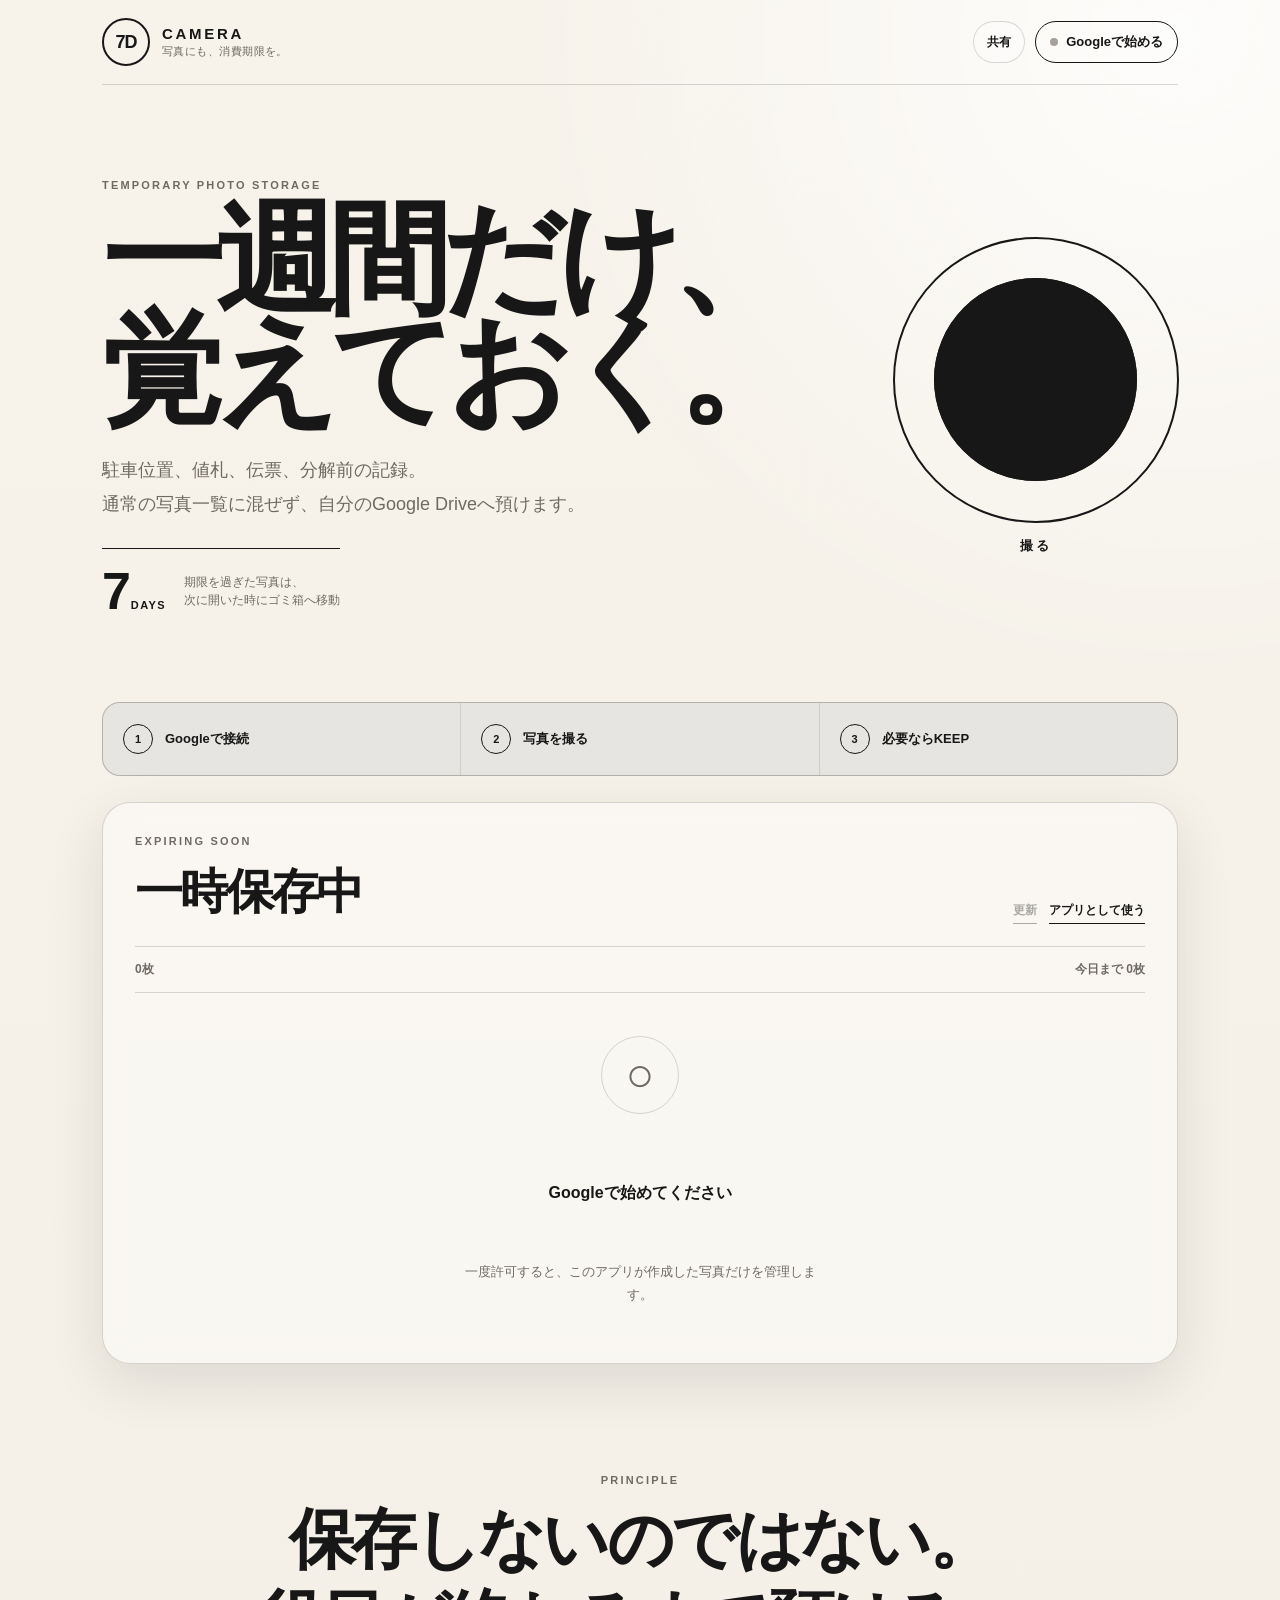
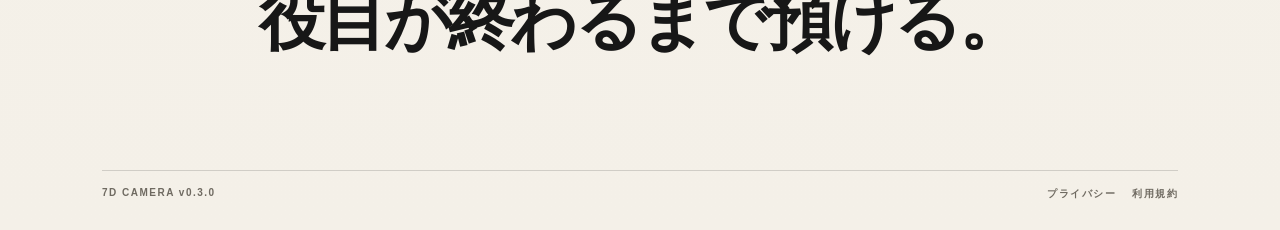
<file: index.html>
<!doctype html>
<html lang="ja">
<head>
  <meta charset="utf-8">
  <meta name="viewport" content="width=device-width, initial-scale=1, viewport-fit=cover">
  <meta name="theme-color" content="#f4f0e8">
  <meta name="description" content="一週間だけ残ればよい写真を、自分のGoogle Driveへ預ける一時保存カメラ。">
  <title>7D CAMERA</title>
  <link rel="manifest" href="manifest.webmanifest">
  <link rel="icon" href="icons/icon-192.png">
  <link rel="apple-touch-icon" href="icons/icon-192.png">
  <link rel="stylesheet" href="styles.css">
</head>
<body>
  <div class="app-shell">
    <header class="topbar">
      <a class="brand" href="./" aria-label="7D CAMERA ホーム">
        <span class="brand-mark" aria-hidden="true">7D</span>
        <span class="brand-copy">
          <strong>CAMERA</strong>
          <small>写真にも、消費期限を。</small>
        </span>
      </a>
      <div class="topbar-actions">
        <button id="shareButton" class="icon-text-button" type="button" aria-label="7D CAMERAを共有">共有</button>
        <button id="connectButton" class="connect-button" type="button">
          <span class="status-dot" aria-hidden="true"></span>
          <span id="connectLabel">Googleで始める</span>
        </button>
      </div>
    </header>

    <main>
      <section class="hero" aria-labelledby="heroTitle">
        <div class="hero-copy">
          <p class="eyebrow">TEMPORARY PHOTO STORAGE</p>
          <h1 id="heroTitle">
            <span class="headline-line">一週間だけ、</span>
            <span class="headline-line">覚えておく。</span>
          </h1>
          <p class="hero-description">
            駐車位置、値札、伝票、分解前の記録。<br>
            通常の写真一覧に混ぜず、自分のGoogle Driveへ預けます。
          </p>
        </div>

        <button id="cameraButton" class="camera-button" type="button" aria-label="写真を撮る">
          <span class="camera-ring" aria-hidden="true">
            <span class="camera-lens"></span>
          </span>
          <span class="camera-label">撮る</span>
        </button>
        <input id="cameraInput" class="visually-hidden" type="file" accept="image/*" capture="environment">

        <div class="expiry-strip" aria-label="保存ルール">
          <div>
            <span class="expiry-number">7</span>
            <span class="expiry-unit">DAYS</span>
          </div>
          <p>期限を過ぎた写真は、<br>次に開いた時にゴミ箱へ移動</p>
        </div>
      </section>

      <section class="how-it-works" aria-label="使い方">
        <div><span>1</span><p>Googleで接続</p></div>
        <div><span>2</span><p>写真を撮る</p></div>
        <div><span>3</span><p>必要ならKEEP</p></div>
      </section>

      <section class="library" aria-labelledby="libraryTitle">
        <div class="section-heading">
          <div>
            <p class="eyebrow">EXPIRING SOON</p>
            <h2 id="libraryTitle">一時保存中</h2>
          </div>
          <div class="section-actions">
            <button id="refreshButton" class="text-button" type="button" disabled>更新</button>
            <button id="installButton" class="text-button" type="button">アプリとして使う</button>
          </div>
        </div>

        <div id="summaryBar" class="summary-bar" hidden>
          <span id="photoCount">0枚</span>
          <span id="urgentCount">今日まで 0枚</span>
        </div>

        <div id="emptyState" class="empty-state">
          <div class="empty-symbol" aria-hidden="true">○</div>
          <p id="emptyTitle">Googleで始めてください</p>
          <small id="emptyText">写真は、このアプリが作る専用フォルダだけで管理します。</small>
        </div>

        <div id="photoGrid" class="photo-grid" aria-live="polite"></div>
      </section>

      <section class="principle">
        <p class="eyebrow">PRINCIPLE</p>
        <blockquote>保存しないのではない。<br>役目が終わるまで預ける。</blockquote>
      </section>
    </main>

    <footer>
      <span>7D CAMERA <b>v0.3.0</b></span>
      <nav aria-label="法的情報">
        <a href="privacy.html">プライバシー</a>
        <a href="terms.html">利用規約</a>
      </nav>
    </footer>
  </div>

  <dialog id="captureDialog" class="capture-dialog">
    <form method="dialog" class="dialog-card">
      <div class="dialog-image-wrap">
        <img id="capturePreview" alt="撮影した写真の確認">
        <span class="preview-badge">あと7日</span>
      </div>
      <div class="dialog-copy">
        <p class="eyebrow">CONFIRM</p>
        <h2>この写真を預けますか？</h2>
        <p>あなたのGoogle Driveの「7D CAMERA」へ保存します。期限後は、次回起動時にゴミ箱へ移します。</p>
      </div>
      <div class="dialog-actions">
        <button id="retakeButton" class="secondary-button" value="cancel" type="submit">撮り直す</button>
        <button id="saveButton" class="primary-button" value="default" type="button">Driveへ保存</button>
      </div>
    </form>
  </dialog>

  <dialog id="confirmDialog" class="confirm-dialog">
    <form method="dialog" class="dialog-card compact">
      <div class="dialog-copy">
        <p class="eyebrow">CONFIRM</p>
        <h2 id="confirmTitle">写真を削除しますか？</h2>
        <p id="confirmText">Google Driveのゴミ箱へ移します。</p>
      </div>
      <div class="dialog-actions">
        <button class="secondary-button" value="cancel" type="submit">やめる</button>
        <button id="confirmActionButton" class="danger-button" value="default" type="button">ゴミ箱へ</button>
      </div>
    </form>
  </dialog>

  <dialog id="installDialog" class="confirm-dialog">
    <form method="dialog" class="dialog-card compact">
      <div class="dialog-copy">
        <p class="eyebrow">INSTALL</p>
        <h2 id="installTitle">ホーム画面に追加</h2>
        <p id="installText">ブラウザのメニューからホーム画面へ追加できます。</p>
      </div>
      <div class="dialog-actions single-action">
        <button class="primary-button" value="close" type="submit">わかりました</button>
      </div>
    </form>
  </dialog>

  <div id="loadingOverlay" class="loading-overlay" hidden>
    <div class="loader" aria-hidden="true"></div>
    <p id="loadingText">処理しています</p>
  </div>

  <div id="toast" class="toast" role="status" aria-live="polite"></div>

  <template id="photoCardTemplate">
    <article class="photo-card">
      <div class="photo-frame">
        <div class="photo-placeholder" aria-hidden="true"></div>
        <img class="photo-image" alt="一時保存中の写真" loading="lazy">
        <span class="days-badge"></span>
      </div>
      <div class="photo-meta">
        <time class="photo-date"></time>
        <div class="photo-actions">
          <button class="keep-button" type="button">KEEP</button>
          <button class="trash-button" type="button" aria-label="ゴミ箱へ移す">削除</button>
        </div>
      </div>
    </article>
  </template>

  <script src="config.js"></script>
  <script src="https://accounts.google.com/gsi/client" defer></script>
  <script src="auth-persistence.js" defer></script>
  <script src="app.js" defer></script>
</body>
</html>
</file>
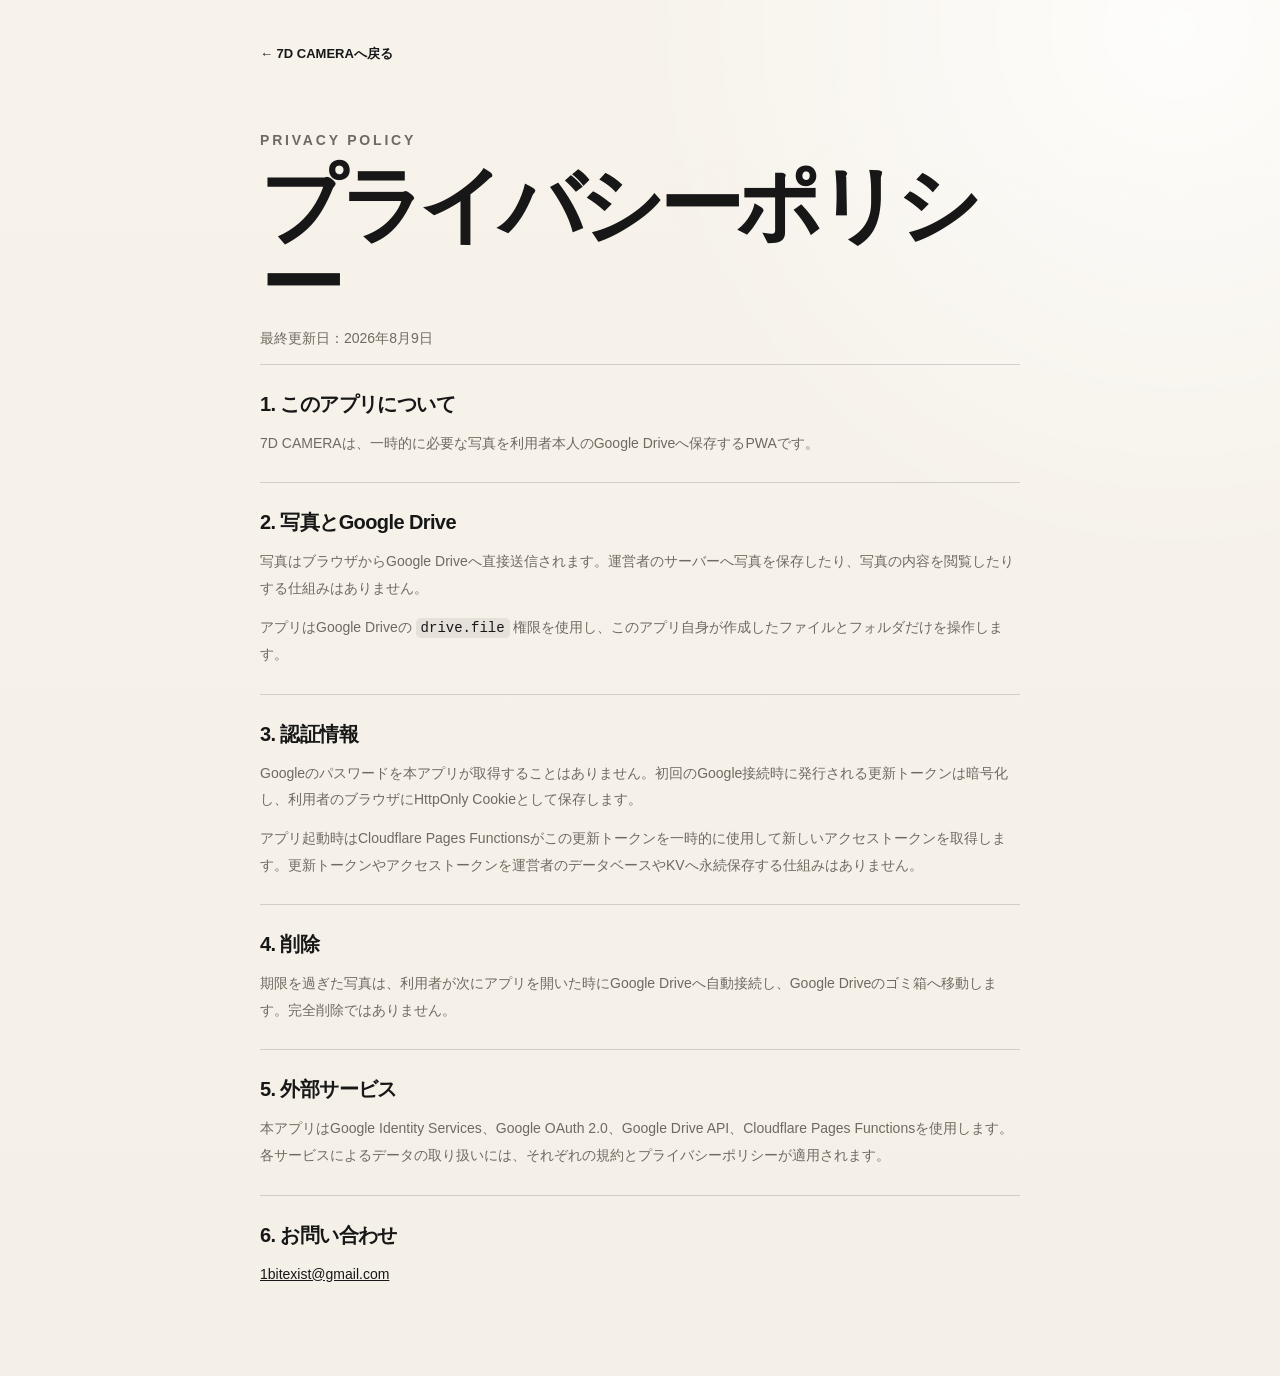
<file: privacy.html>
<!doctype html>
<html lang="ja">
<head>
  <meta charset="utf-8">
  <meta name="viewport" content="width=device-width, initial-scale=1">
  <meta name="theme-color" content="#f4f0e8">
  <title>プライバシーポリシー — 7D CAMERA</title>
  <link rel="stylesheet" href="styles.css">
</head>
<body class="legal-page">
  <main class="legal-shell">
    <a class="legal-back" href="./">← 7D CAMERAへ戻る</a>
    <p class="eyebrow">PRIVACY POLICY</p>
    <h1>プライバシーポリシー</h1>
    <p class="legal-updated">最終更新日：2026年8月9日</p>

    <section>
      <h2>1. このアプリについて</h2>
      <p>7D CAMERAは、一時的に必要な写真を利用者本人のGoogle Driveへ保存するPWAです。</p>
    </section>
    <section>
      <h2>2. 写真とGoogle Drive</h2>
      <p>写真はブラウザからGoogle Driveへ直接送信されます。運営者のサーバーへ写真を保存したり、写真の内容を閲覧したりする仕組みはありません。</p>
      <p>アプリはGoogle Driveの <code>drive.file</code> 権限を使用し、このアプリ自身が作成したファイルとフォルダだけを操作します。</p>
    </section>
    <section>
      <h2>3. 認証情報</h2>
      <p>Googleのパスワードを本アプリが取得することはありません。初回のGoogle接続時に発行される更新トークンは暗号化し、利用者のブラウザにHttpOnly Cookieとして保存します。</p>
      <p>アプリ起動時はCloudflare Pages Functionsがこの更新トークンを一時的に使用して新しいアクセストークンを取得します。更新トークンやアクセストークンを運営者のデータベースやKVへ永続保存する仕組みはありません。</p>
    </section>
    <section>
      <h2>4. 削除</h2>
      <p>期限を過ぎた写真は、利用者が次にアプリを開いた時にGoogle Driveへ自動接続し、Google Driveのゴミ箱へ移動します。完全削除ではありません。</p>
    </section>
    <section>
      <h2>5. 外部サービス</h2>
      <p>本アプリはGoogle Identity Services、Google OAuth 2.0、Google Drive API、Cloudflare Pages Functionsを使用します。各サービスによるデータの取り扱いには、それぞれの規約とプライバシーポリシーが適用されます。</p>
    </section>
    <section>
      <h2>6. お問い合わせ</h2>
      <p><a href="mailto:1bitexist@gmail.com">1bitexist@gmail.com</a></p>
    </section>
  </main>
</body>
</html>
</file>
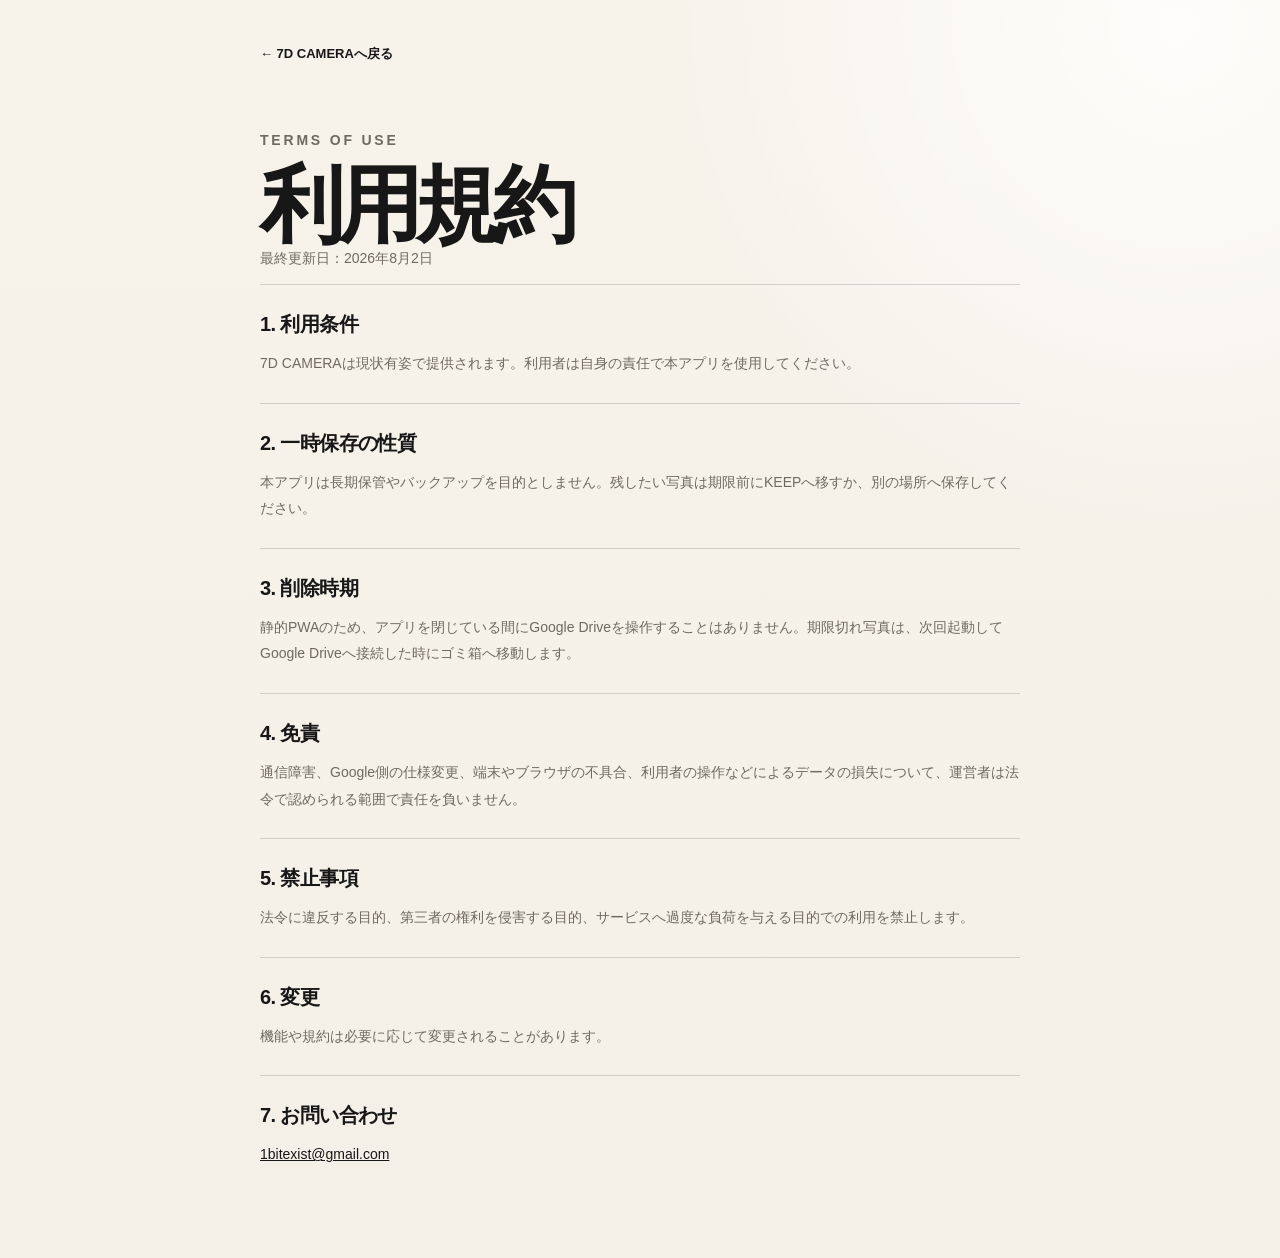
<file: terms.html>
<!doctype html>
<html lang="ja">
<head>
  <meta charset="utf-8">
  <meta name="viewport" content="width=device-width, initial-scale=1">
  <meta name="theme-color" content="#f4f0e8">
  <title>利用規約 — 7D CAMERA</title>
  <link rel="stylesheet" href="styles.css">
</head>
<body class="legal-page">
  <main class="legal-shell">
    <a class="legal-back" href="./">← 7D CAMERAへ戻る</a>
    <p class="eyebrow">TERMS OF USE</p>
    <h1>利用規約</h1>
    <p class="legal-updated">最終更新日：2026年8月2日</p>

    <section>
      <h2>1. 利用条件</h2>
      <p>7D CAMERAは現状有姿で提供されます。利用者は自身の責任で本アプリを使用してください。</p>
    </section>
    <section>
      <h2>2. 一時保存の性質</h2>
      <p>本アプリは長期保管やバックアップを目的としません。残したい写真は期限前にKEEPへ移すか、別の場所へ保存してください。</p>
    </section>
    <section>
      <h2>3. 削除時期</h2>
      <p>静的PWAのため、アプリを閉じている間にGoogle Driveを操作することはありません。期限切れ写真は、次回起動してGoogle Driveへ接続した時にゴミ箱へ移動します。</p>
    </section>
    <section>
      <h2>4. 免責</h2>
      <p>通信障害、Google側の仕様変更、端末やブラウザの不具合、利用者の操作などによるデータの損失について、運営者は法令で認められる範囲で責任を負いません。</p>
    </section>
    <section>
      <h2>5. 禁止事項</h2>
      <p>法令に違反する目的、第三者の権利を侵害する目的、サービスへ過度な負荷を与える目的での利用を禁止します。</p>
    </section>
    <section>
      <h2>6. 変更</h2>
      <p>機能や規約は必要に応じて変更されることがあります。</p>
    </section>
    <section>
      <h2>7. お問い合わせ</h2>
      <p><a href="mailto:1bitexist@gmail.com">1bitexist@gmail.com</a></p>
    </section>
  </main>
</body>
</html>
</file>
<file: styles.css>
:root {
  color-scheme: light;
  --paper: #f4f0e8;
  --ink: #171717;
  --muted: #6f6a61;
  --line: rgba(23, 23, 23, 0.16);
  --panel: rgba(255, 255, 255, 0.42);
  --white: #fffef9;
  --danger: #9b2c24;
  --shadow: 0 18px 55px rgba(27, 24, 20, 0.11);
  --radius-lg: 28px;
  --radius-md: 18px;
  --safe-top: env(safe-area-inset-top, 0px);
  --safe-bottom: env(safe-area-inset-bottom, 0px);
  font-family: Inter, "Helvetica Neue", Arial, "Hiragino Kaku Gothic ProN", "Yu Gothic", sans-serif;
}

* { box-sizing: border-box; }

html { background: var(--paper); }

body {
  margin: 0;
  min-width: 320px;
  background:
    radial-gradient(circle at 92% 2%, rgba(255,255,255,.82), transparent 30%),
    linear-gradient(180deg, #f7f3eb 0%, var(--paper) 100%);
  color: var(--ink);
  min-height: 100vh;
}

button, input { font: inherit; }
button { color: inherit; }
button:focus-visible, a:focus-visible { outline: 3px solid var(--ink); outline-offset: 4px; }

.app-shell {
  width: min(100%, 1120px);
  margin: 0 auto;
  padding: calc(18px + var(--safe-top)) 22px calc(28px + var(--safe-bottom));
}

.topbar {
  display: flex;
  align-items: center;
  justify-content: space-between;
  gap: 18px;
  padding-bottom: 18px;
  border-bottom: 1px solid var(--line);
}

.brand {
  display: inline-flex;
  align-items: center;
  gap: 12px;
  color: inherit;
  text-decoration: none;
}

.brand-mark {
  display: grid;
  place-items: center;
  width: 48px;
  height: 48px;
  border: 2px solid var(--ink);
  border-radius: 50%;
  font-size: 18px;
  font-weight: 800;
  letter-spacing: -0.06em;
}

.brand-copy { display: grid; gap: 2px; }
.brand-copy strong { font-size: 15px; letter-spacing: .18em; }
.brand-copy small { color: var(--muted); font-size: 11px; letter-spacing: .04em; }

.connect-button {
  display: inline-flex;
  align-items: center;
  gap: 8px;
  min-height: 42px;
  padding: 0 14px;
  border: 1px solid var(--ink);
  border-radius: 999px;
  background: transparent;
  font-size: 13px;
  font-weight: 700;
  cursor: pointer;
}

.status-dot {
  width: 8px;
  height: 8px;
  border-radius: 50%;
  background: #a7a199;
}
.connect-button.connected .status-dot { background: #1f7a4f; }
.connect-button:disabled { opacity: .55; cursor: wait; }

.hero {
  display: grid;
  grid-template-columns: minmax(0, 1.45fr) minmax(220px, .55fr);
  grid-template-areas:
    "copy camera"
    "expiry camera";
  gap: 26px 42px;
  padding: clamp(48px, 8vw, 94px) 0 clamp(54px, 8vw, 90px);
}

.hero-copy { grid-area: copy; align-self: end; }
.eyebrow {
  margin: 0 0 13px;
  color: var(--muted);
  font-size: 11px;
  font-weight: 800;
  letter-spacing: .2em;
}

h1 {
  margin: 0;
  max-width: 760px;
  font-size: clamp(54px, 9.5vw, 126px);
  line-height: .91;
  letter-spacing: -.075em;
  font-weight: 780;
}

.headline-line {
  display: block;
  white-space: nowrap;
}

.hero-description {
  margin: 28px 0 0;
  color: var(--muted);
  font-size: clamp(14px, 1.8vw, 18px);
  line-height: 1.9;
}

.camera-button {
  grid-area: camera;
  align-self: center;
  justify-self: center;
  display: grid;
  justify-items: center;
  gap: 14px;
  border: 0;
  background: transparent;
  cursor: pointer;
}

.camera-ring {
  display: grid;
  place-items: center;
  width: clamp(184px, 26vw, 286px);
  aspect-ratio: 1;
  border: 2px solid var(--ink);
  border-radius: 50%;
  transition: transform .2s ease, background .2s ease;
}

.camera-lens {
  width: 72%;
  aspect-ratio: 1;
  border-radius: 50%;
  background: var(--ink);
  box-shadow: inset 0 0 0 2px var(--ink);
  transition: transform .2s ease, background .2s ease;
}
.camera-button:hover .camera-ring { transform: scale(1.025); background: rgba(255,255,255,.45); }
.camera-button:active .camera-lens { transform: scale(.92); }
.camera-button:disabled { opacity: .42; cursor: not-allowed; }
.camera-label { font-size: 13px; font-weight: 800; letter-spacing: .18em; }

.expiry-strip {
  grid-area: expiry;
  display: flex;
  align-items: center;
  gap: 18px;
  width: fit-content;
  padding-top: 22px;
  border-top: 1px solid var(--ink);
}
.expiry-strip > div { display: flex; align-items: baseline; gap: 4px; }
.expiry-number { font-size: 52px; line-height: .8; font-weight: 800; letter-spacing: -.08em; }
.expiry-unit { font-size: 11px; font-weight: 800; letter-spacing: .13em; }
.expiry-strip p { margin: 0; color: var(--muted); font-size: 12px; line-height: 1.55; }

.library {
  padding: 32px;
  border: 1px solid var(--line);
  border-radius: var(--radius-lg);
  background: var(--panel);
  backdrop-filter: blur(14px);
  box-shadow: var(--shadow);
}

.section-heading {
  display: flex;
  justify-content: space-between;
  align-items: end;
  gap: 18px;
  margin-bottom: 22px;
}
.section-heading h2 { margin: 0; font-size: clamp(28px, 4vw, 48px); letter-spacing: -.055em; }
.section-actions { display: flex; gap: 12px; }
.text-button {
  padding: 0 0 4px;
  border: 0;
  border-bottom: 1px solid currentColor;
  background: transparent;
  font-size: 12px;
  font-weight: 800;
  cursor: pointer;
}
.text-button:disabled { opacity: .35; cursor: not-allowed; }

.summary-bar {
  display: flex;
  justify-content: space-between;
  gap: 12px;
  margin-bottom: 18px;
  padding: 14px 0;
  border-top: 1px solid var(--line);
  border-bottom: 1px solid var(--line);
  color: var(--muted);
  font-size: 12px;
  font-weight: 700;
}

.empty-state {
  display: grid;
  place-items: center;
  min-height: 320px;
  text-align: center;
}
.empty-symbol {
  display: grid;
  place-items: center;
  width: 78px;
  height: 78px;
  margin-bottom: 20px;
  border: 1px solid var(--line);
  border-radius: 50%;
  color: var(--muted);
  font-size: 48px;
  font-weight: 200;
}
.empty-state p { margin: 0 0 8px; font-weight: 800; }
.empty-state small { max-width: 370px; color: var(--muted); line-height: 1.7; }

.photo-grid {
  display: grid;
  grid-template-columns: repeat(3, minmax(0, 1fr));
  gap: 24px 18px;
}

.photo-card { min-width: 0; }
.photo-frame {
  position: relative;
  overflow: hidden;
  aspect-ratio: 4 / 3;
  border-radius: var(--radius-md);
  background: #ddd8cf;
}
.photo-image { width: 100%; height: 100%; object-fit: cover; display: block; opacity: 0; transition: opacity .25s ease; }
.photo-image.loaded { opacity: 1; }
.photo-placeholder {
  position: absolute;
  inset: 0;
  background: linear-gradient(105deg, #ded9d0 20%, #ece8df 40%, #ded9d0 60%);
  background-size: 220% 100%;
  animation: shimmer 1.4s linear infinite;
}
.photo-image.loaded + .days-badge ~ .photo-placeholder { display: none; }
.days-badge {
  position: absolute;
  top: 12px;
  left: 12px;
  padding: 7px 10px;
  border-radius: 999px;
  background: rgba(19,19,19,.82);
  color: white;
  font-size: 11px;
  font-weight: 800;
  backdrop-filter: blur(8px);
}
.days-badge.urgent { background: rgba(142, 43, 34, .9); }
.photo-meta {
  display: flex;
  align-items: center;
  justify-content: space-between;
  gap: 12px;
  padding: 11px 3px 0;
}
.photo-date { color: var(--muted); font-size: 11px; }
.photo-actions { display: flex; align-items: center; gap: 10px; }
.keep-button, .trash-button {
  border: 0;
  background: transparent;
  font-size: 11px;
  font-weight: 850;
  letter-spacing: .08em;
  cursor: pointer;
}
.keep-button { padding: 4px 0; border-bottom: 1px solid currentColor; }
.trash-button { color: var(--muted); padding: 4px 0; }

.principle { padding: clamp(62px, 10vw, 110px) 0; text-align: center; }
.principle blockquote { margin: 0; font-size: clamp(28px, 5.3vw, 66px); line-height: 1.22; letter-spacing: -.055em; font-weight: 720; }

footer {
  display: flex;
  justify-content: space-between;
  padding-top: 16px;
  border-top: 1px solid var(--line);
  color: var(--muted);
  font-size: 10px;
  font-weight: 800;
  letter-spacing: .15em;
}

.capture-dialog, .confirm-dialog {
  width: min(calc(100% - 28px), 620px);
  max-height: calc(100vh - 28px);
  padding: 0;
  border: 0;
  border-radius: 26px;
  background: var(--white);
  color: var(--ink);
  box-shadow: 0 28px 90px rgba(0,0,0,.25);
}
.capture-dialog::backdrop, .confirm-dialog::backdrop { background: rgba(18,17,15,.62); backdrop-filter: blur(8px); }
.dialog-card { padding: 18px; }
.dialog-card.compact { padding: 30px; }
.dialog-image-wrap { position: relative; overflow: hidden; aspect-ratio: 4/3; border-radius: 18px; background: #ddd; }
.dialog-image-wrap img { width: 100%; height: 100%; object-fit: contain; background: #181818; }
.preview-badge { position: absolute; top: 14px; left: 14px; padding: 8px 11px; border-radius: 999px; background: rgba(255,255,255,.9); font-size: 11px; font-weight: 800; }
.dialog-copy { padding: 22px 4px 18px; }
.dialog-copy h2 { margin: 0 0 10px; font-size: 28px; letter-spacing: -.04em; }
.dialog-copy p:not(.eyebrow) { margin: 0; color: var(--muted); font-size: 13px; line-height: 1.7; }
.dialog-actions { display: grid; grid-template-columns: 1fr 1.3fr; gap: 10px; }
.dialog-actions button { min-height: 50px; border-radius: 999px; font-weight: 800; cursor: pointer; }
.secondary-button { border: 1px solid var(--line); background: transparent; }
.primary-button { border: 1px solid var(--ink); background: var(--ink); color: white; }
.danger-button { border: 1px solid var(--danger); background: var(--danger); color: white; }

.loading-overlay {
  position: fixed;
  inset: 0;
  z-index: 100;
  display: grid;
  place-content: center;
  justify-items: center;
  gap: 16px;
  background: rgba(244,240,232,.84);
  backdrop-filter: blur(12px);
}
.loading-overlay[hidden] { display: none; }
.loader { width: 42px; height: 42px; border: 3px solid rgba(23,23,23,.16); border-top-color: var(--ink); border-radius: 50%; animation: spin .8s linear infinite; }
.loading-overlay p { margin: 0; font-size: 13px; font-weight: 800; }

.toast {
  position: fixed;
  z-index: 120;
  left: 50%;
  bottom: calc(22px + var(--safe-bottom));
  transform: translate(-50%, 24px);
  max-width: calc(100% - 36px);
  padding: 12px 16px;
  border-radius: 999px;
  background: var(--ink);
  color: white;
  font-size: 12px;
  font-weight: 700;
  opacity: 0;
  pointer-events: none;
  transition: opacity .2s ease, transform .2s ease;
}
.toast.show { opacity: 1; transform: translate(-50%, 0); }

.visually-hidden {
  position: absolute !important;
  width: 1px !important;
  height: 1px !important;
  padding: 0 !important;
  margin: -1px !important;
  overflow: hidden !important;
  clip: rect(0, 0, 0, 0) !important;
  white-space: nowrap !important;
  border: 0 !important;
}

@keyframes shimmer { to { background-position-x: -220%; } }
@keyframes spin { to { transform: rotate(360deg); } }

@media (max-width: 820px) {
  .hero {
    grid-template-columns: 1fr;
    grid-template-areas: "copy" "camera" "expiry";
  }
  .camera-button { margin-top: 18px; }
  .camera-ring { width: min(58vw, 260px); }
  .expiry-strip { justify-self: center; }
  .photo-grid { grid-template-columns: repeat(2, minmax(0, 1fr)); }
}

@media (max-width: 560px) {
  .app-shell { padding-left: 14px; padding-right: 14px; }
  .brand-copy small { display: none; }
  .connect-button { padding: 0 12px; }
  .hero { padding-top: 44px; }
  h1 { font-size: clamp(44px, 15.5vw, 84px); }
  .hero-description br { display: none; }
  .library { padding: 22px 14px; border-radius: 22px; }
  .section-heading { align-items: start; }
  .section-actions { flex-direction: column; align-items: flex-end; }
  .photo-grid { gap: 18px 10px; }
  .photo-meta { align-items: flex-start; flex-direction: column; gap: 7px; }
  .photo-actions { width: 100%; justify-content: space-between; }
  .empty-state { min-height: 280px; padding: 0 20px; }
  .dialog-card { padding: 10px; }
  .dialog-card.compact { padding: 24px 18px; }
  .dialog-copy { padding-left: 8px; padding-right: 8px; }
}

@media (prefers-reduced-motion: reduce) {
  *, *::before, *::after { scroll-behavior: auto !important; animation-duration: .001ms !important; animation-iteration-count: 1 !important; transition-duration: .001ms !important; }
}

/* Public distribution additions */
.topbar-actions { display: flex; align-items: center; gap: 10px; }
.icon-text-button {
  min-height: 42px;
  padding: 0 13px;
  border: 1px solid var(--line);
  border-radius: 999px;
  background: rgba(255,255,255,.28);
  font-size: 12px;
  font-weight: 800;
  cursor: pointer;
}
.how-it-works {
  display: grid;
  grid-template-columns: repeat(3, 1fr);
  gap: 1px;
  margin: 0 0 26px;
  overflow: hidden;
  border: 1px solid var(--line);
  border-radius: 18px;
  background: var(--line);
}
.how-it-works > div {
  display: flex;
  align-items: center;
  gap: 12px;
  min-height: 72px;
  padding: 16px 20px;
  background: rgba(255,255,255,.46);
}
.how-it-works span {
  display: grid;
  place-items: center;
  flex: 0 0 auto;
  width: 30px;
  height: 30px;
  border: 1px solid var(--ink);
  border-radius: 50%;
  font-size: 11px;
  font-weight: 850;
}
.how-it-works p { margin: 0; font-size: 13px; font-weight: 800; }
footer nav { display: flex; gap: 16px; }
footer a { color: inherit; text-decoration: none; border-bottom: 1px solid transparent; }
footer a:hover { border-bottom-color: currentColor; }
footer b { font-weight: 800; }
.dialog-actions.single-action { grid-template-columns: 1fr; }

.legal-page { min-height: 100vh; }
.legal-shell {
  width: min(calc(100% - 36px), 760px);
  margin: 0 auto;
  padding: calc(44px + var(--safe-top)) 0 calc(64px + var(--safe-bottom));
}
.legal-back { display: inline-block; margin-bottom: 64px; color: var(--ink); font-size: 13px; font-weight: 800; text-decoration: none; }
.legal-shell h1 { max-width: none; font-size: clamp(46px, 9vw, 84px); line-height: .95; }
.legal-updated { margin: 20px 0 52px; color: var(--muted); font-size: 12px; }
.legal-shell section { padding: 26px 0; border-top: 1px solid var(--line); }
.legal-shell h2 { margin: 0 0 12px; font-size: 20px; letter-spacing: -.03em; }
.legal-shell p { margin: 0 0 12px; color: var(--muted); font-size: 14px; line-height: 1.9; }
.legal-shell p:last-child { margin-bottom: 0; }
.legal-shell a { color: var(--ink); }
.legal-shell code { padding: 2px 5px; border-radius: 5px; background: rgba(23,23,23,.07); color: var(--ink); }

@media (max-width: 560px) {
  .topbar { align-items: flex-start; }
  .topbar-actions { flex-direction: column-reverse; align-items: flex-end; gap: 7px; }
  .icon-text-button { min-height: 34px; padding: 0 10px; }
  .connect-button { min-height: 38px; }
  .how-it-works { grid-template-columns: 1fr; }
  .how-it-works > div { min-height: 58px; }
  footer { align-items: flex-start; gap: 18px; }
  footer nav { flex-direction: column; gap: 8px; text-align: right; }
}
</file>
